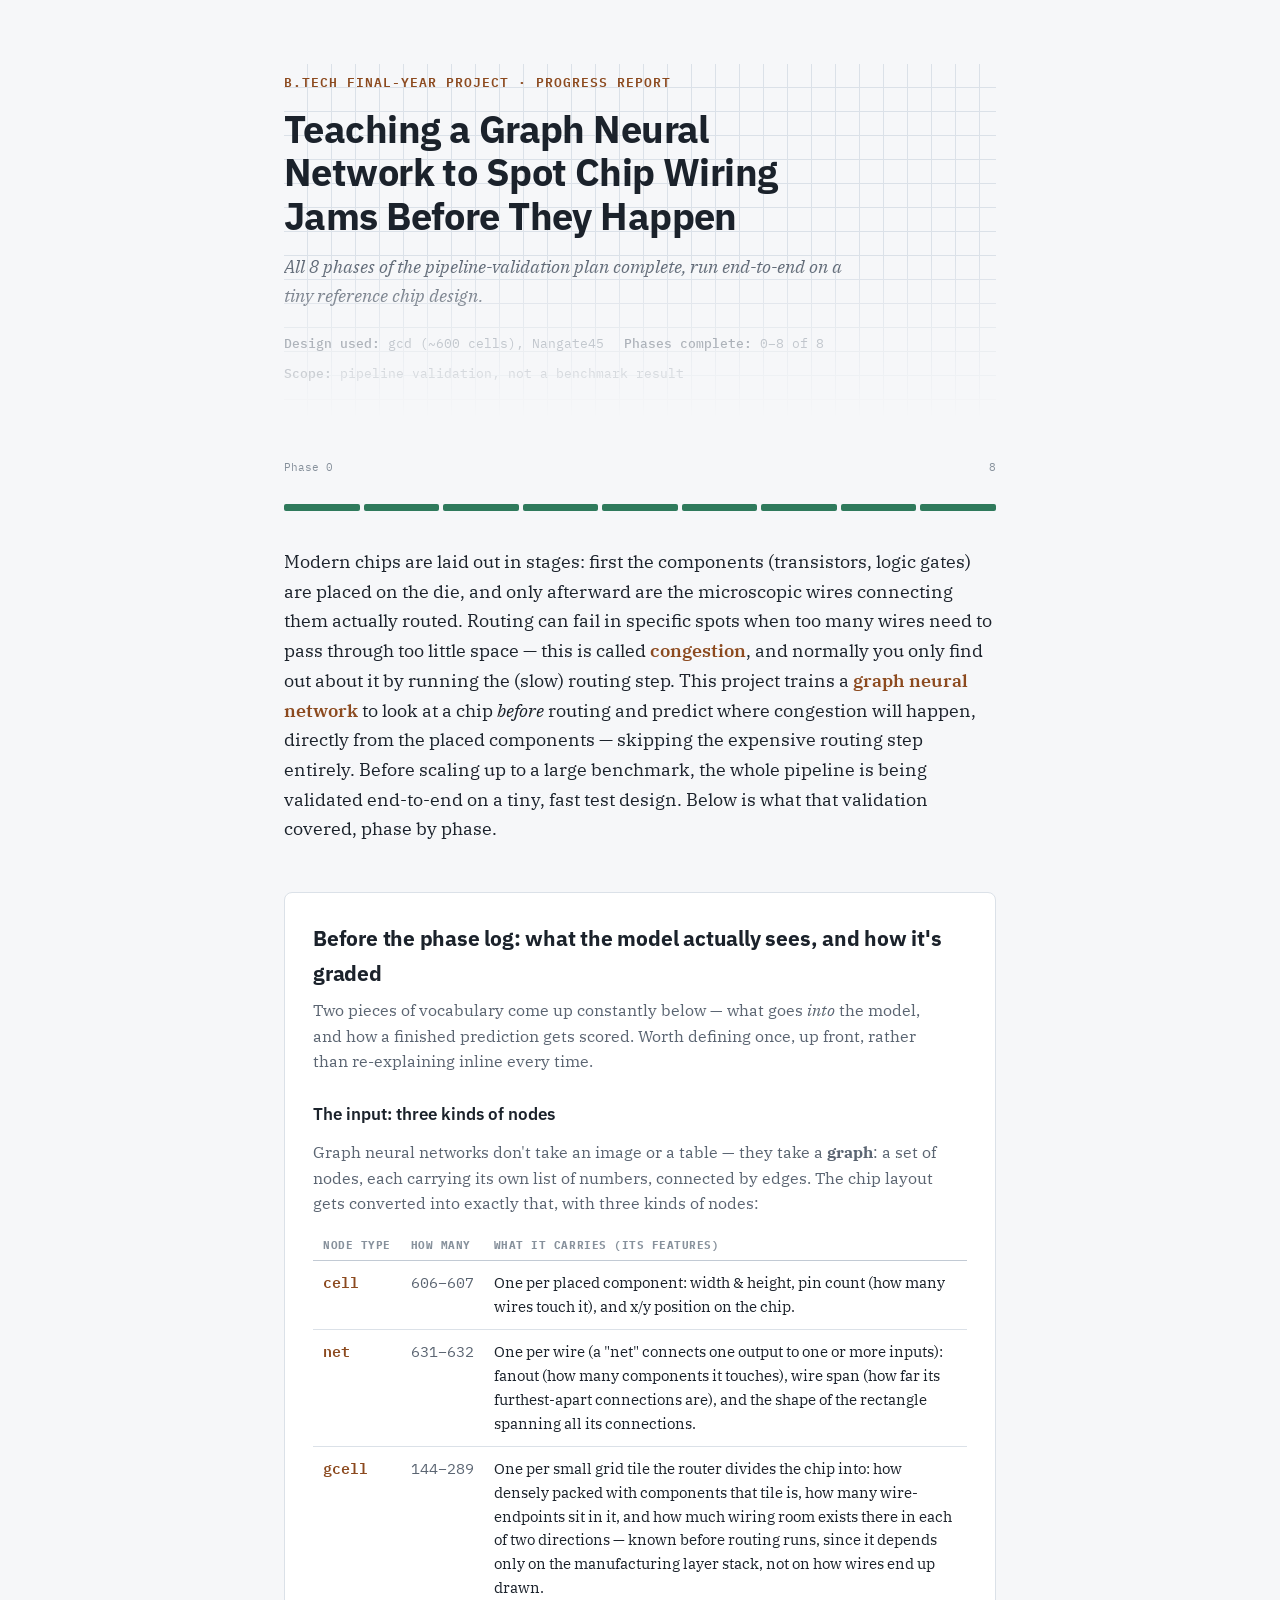
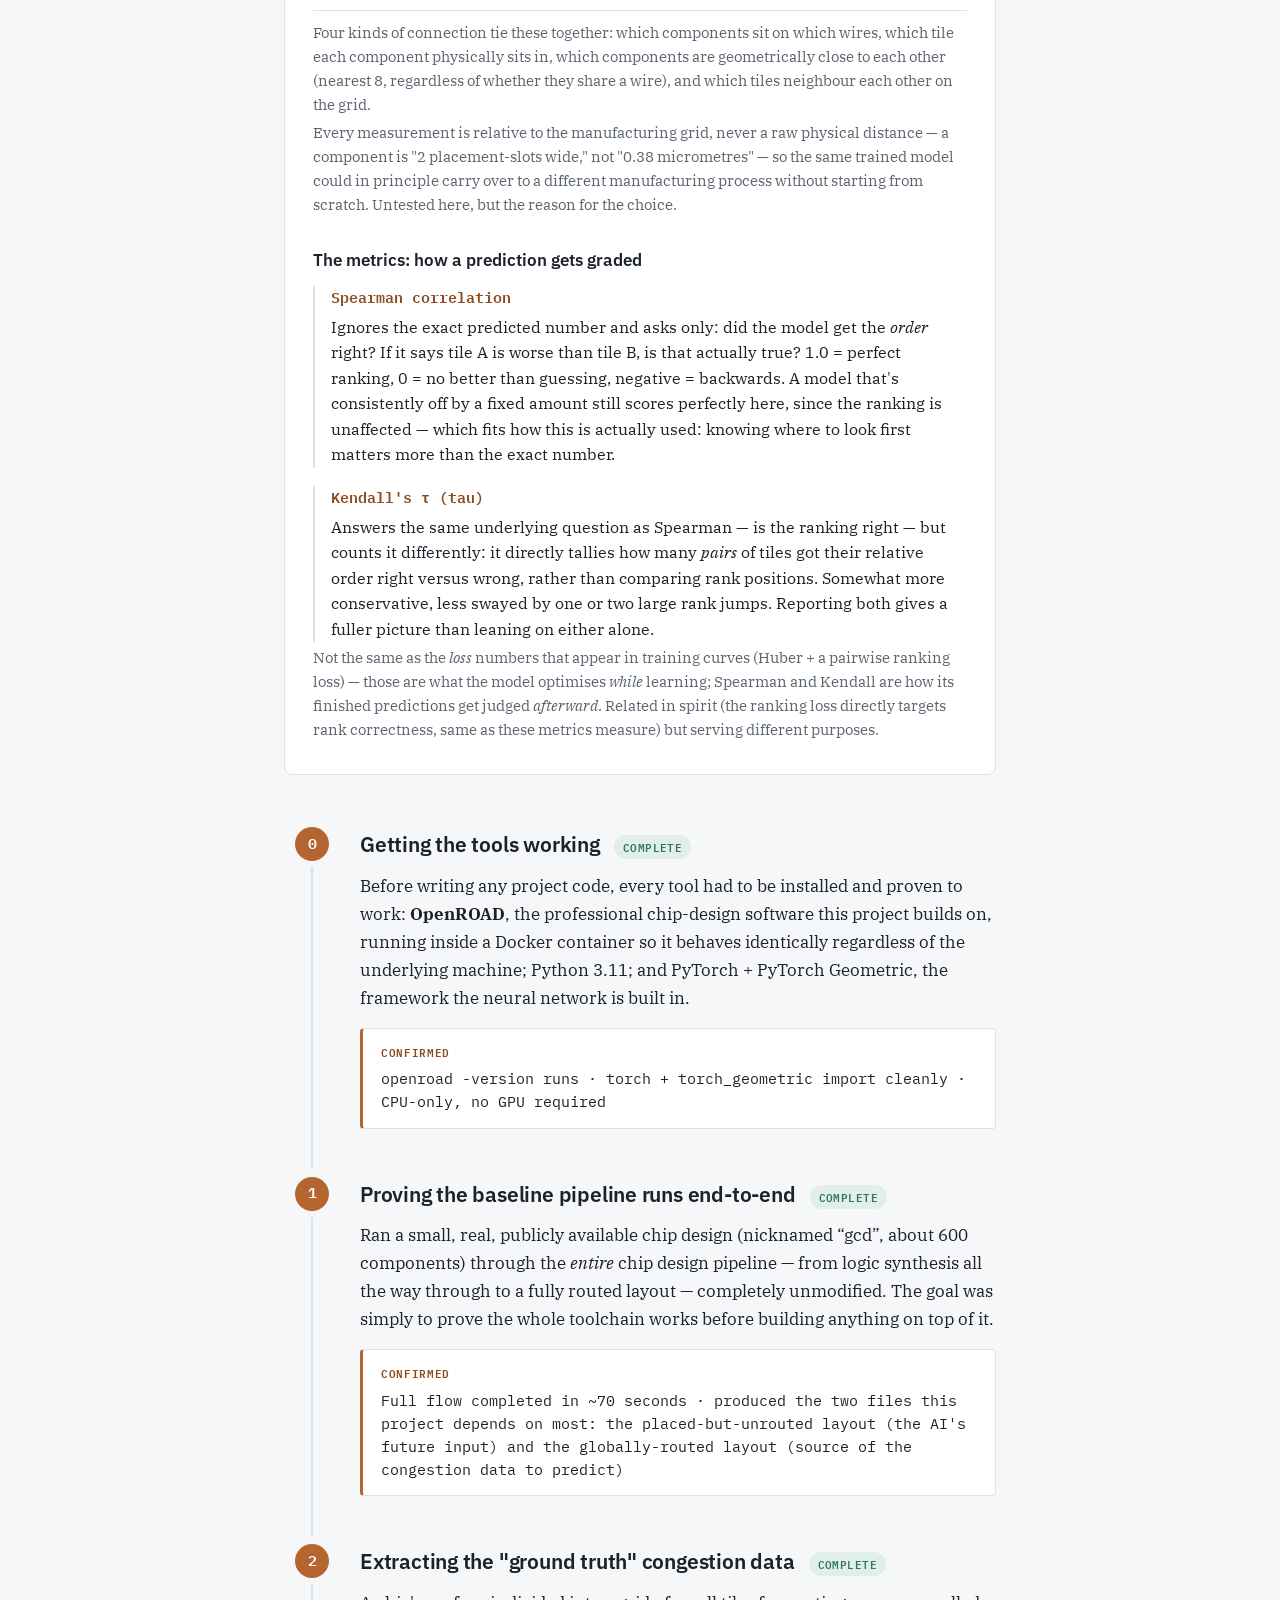
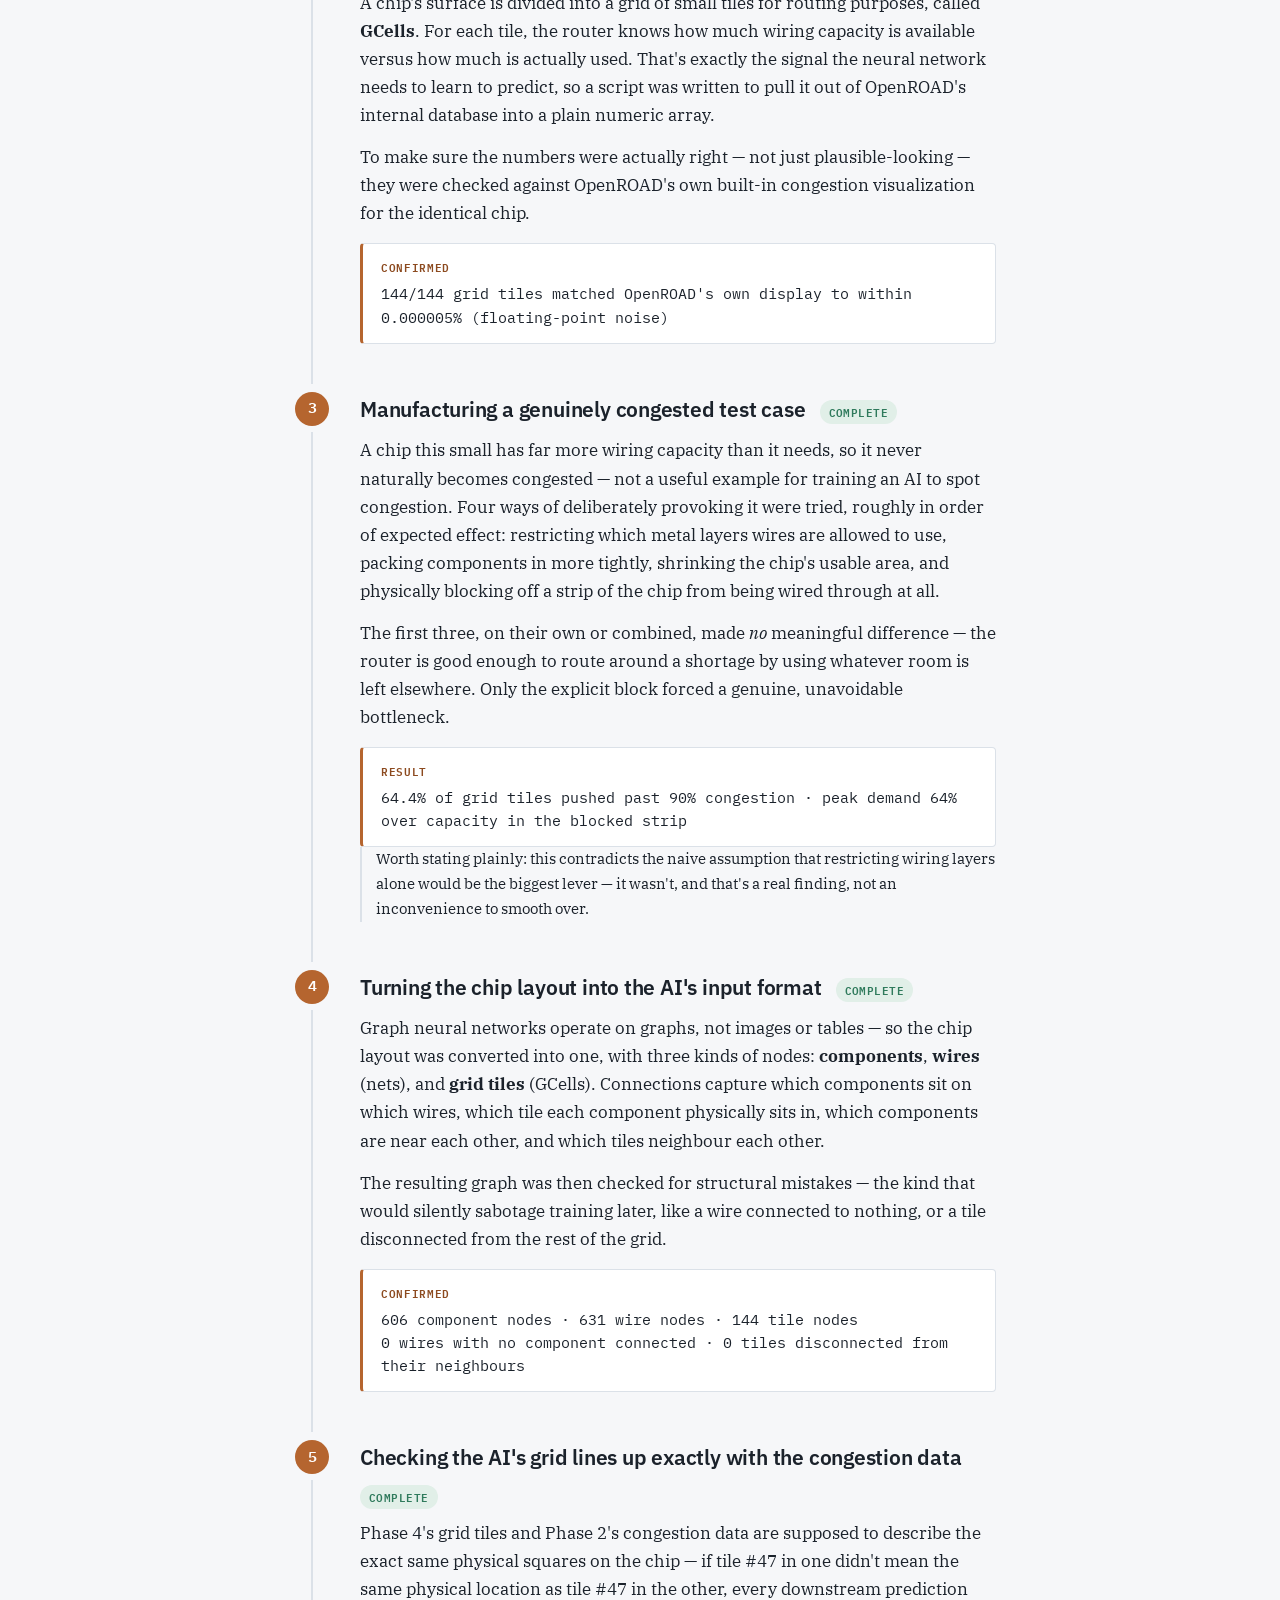
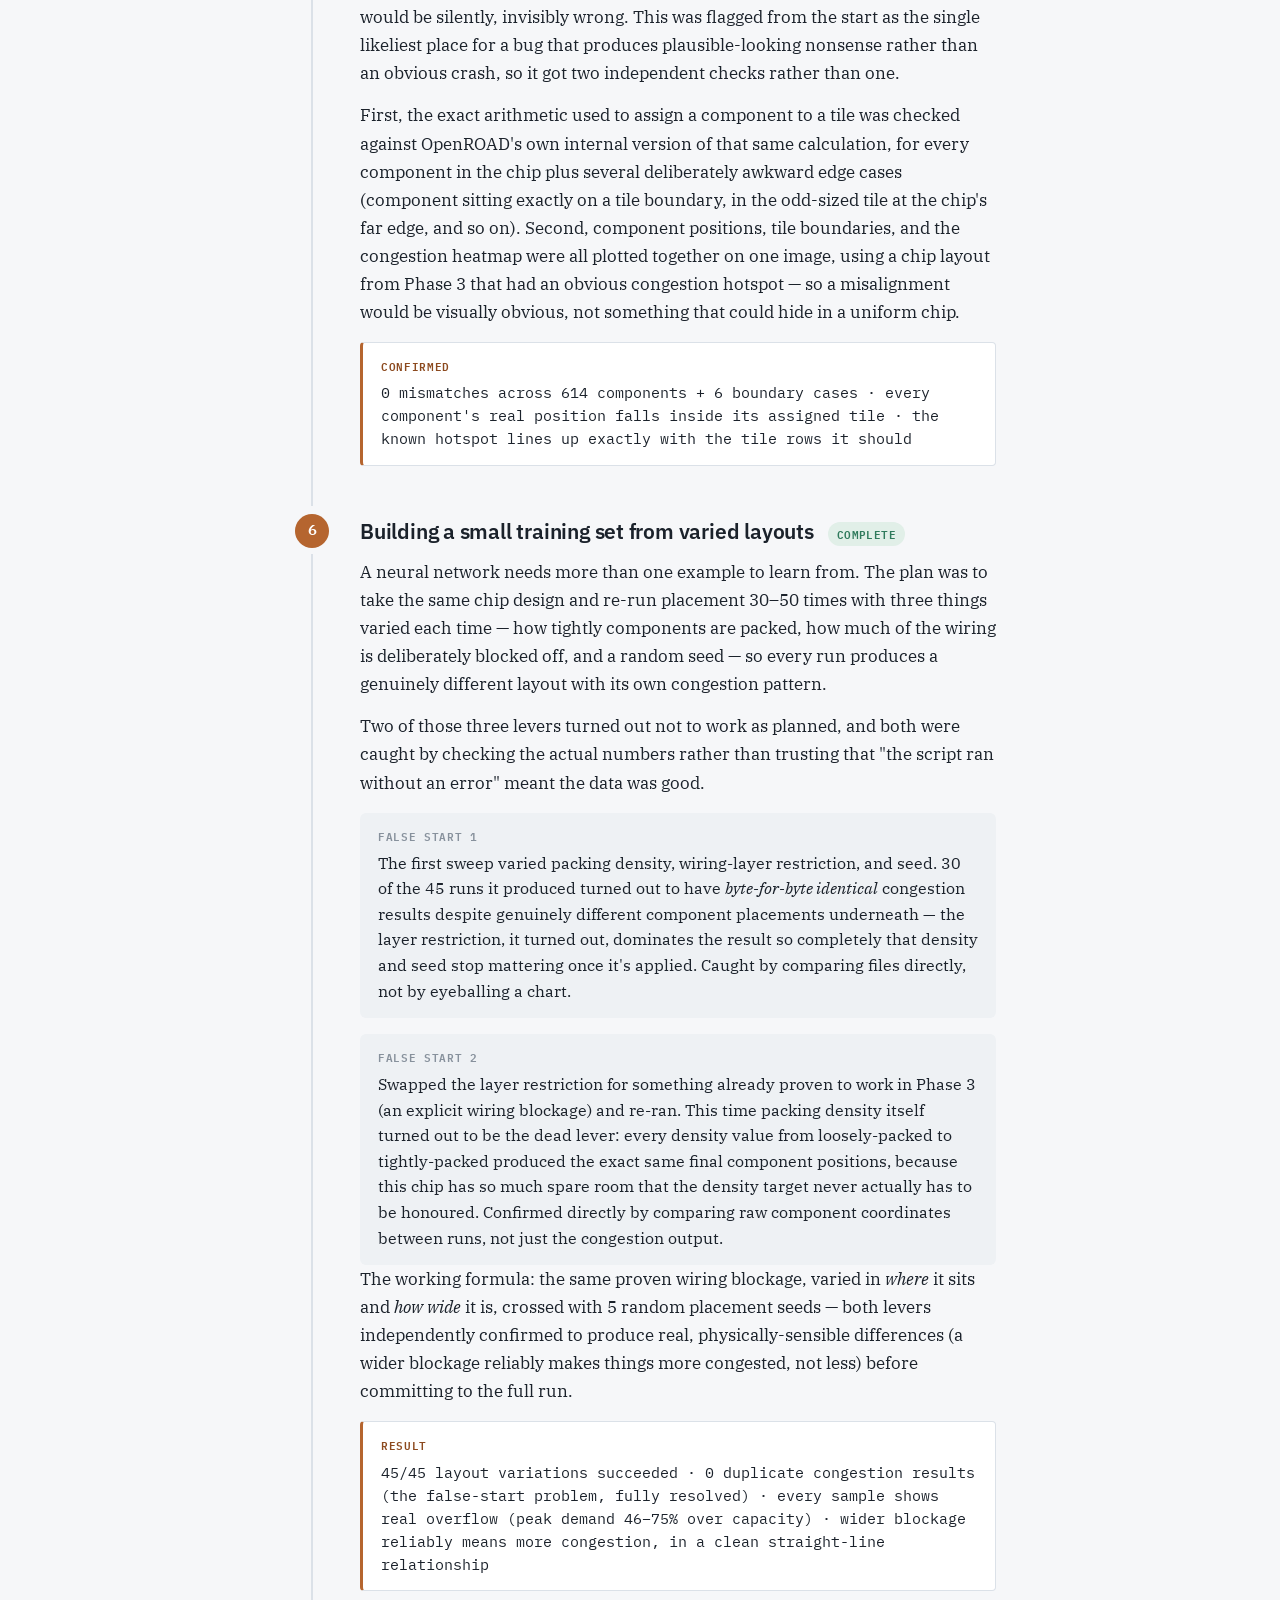
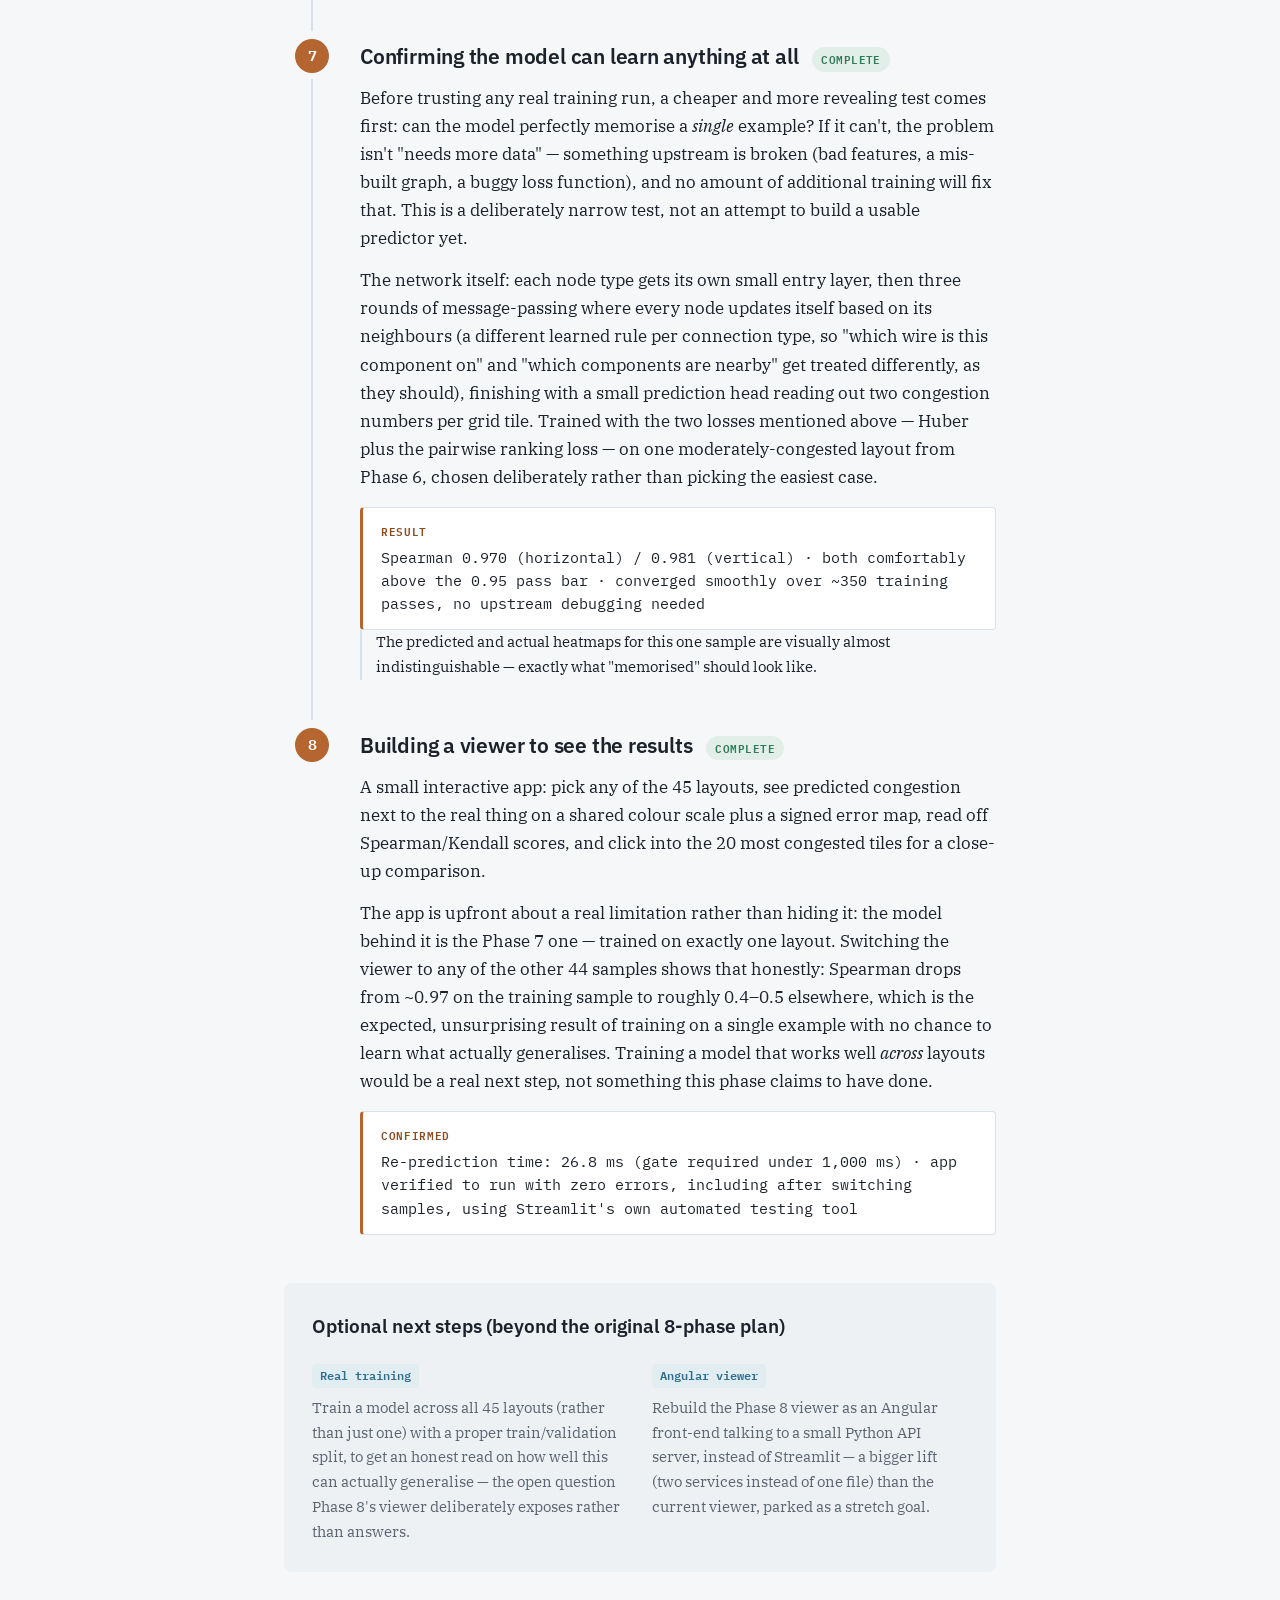
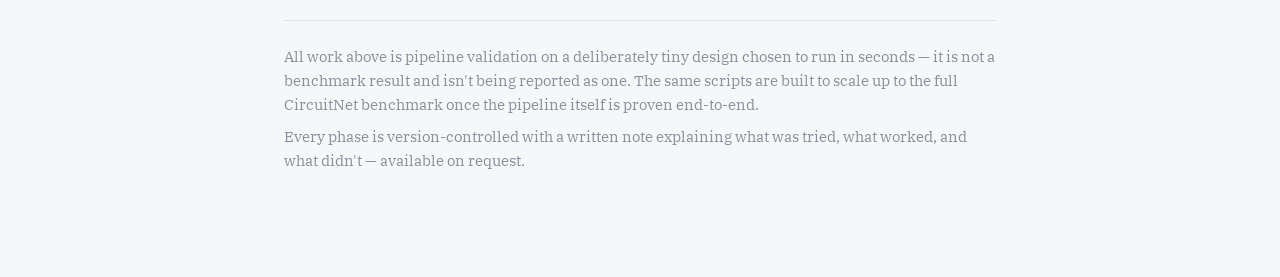
<file: progress-report.html>
<!DOCTYPE html>
<html lang="en">
<head>
<meta charset="UTF-8">
<meta name="viewport" content="width=device-width, initial-scale=1.0">
<title>Congestion GNN Progress</title>
<link rel="stylesheet" href="https://fonts.googleapis.com/css2?family=IBM+Plex+Sans:wght@400;500;600;700&family=IBM+Plex+Serif:ital,wght@0,400;0,500;0,600;1,400&family=IBM+Plex+Mono:wght@400;500;600&display=swap">
<style>
  :root {
    --bg: #F6F7F9;
    --surface: #FFFFFF;
    --surface-sunken: #EEF1F4;
    --text: #1B222B;
    --text-muted: #5B6572;
    --text-faint: #87919C;
    --border: #DBE1E8;
    --border-strong: #C2CAD4;
    --accent: #B5652F;
    --accent-ink: #8C4A1F;
    --accent-tint: #F3E4D8;
    --good: #2F7A5C;
    --good-tint: #E1EFE8;
    --info: #2E6E8E;
    --info-tint: #E2EDF2;
    --font-display: 'IBM Plex Sans', 'Segoe UI', system-ui, sans-serif;
    --font-body: 'IBM Plex Serif', Georgia, 'Times New Roman', serif;
    --font-mono: 'IBM Plex Mono', 'Consolas', monospace;
  }

  @media (prefers-color-scheme: dark) {
    :root:not([data-theme="light"]) {
      --bg: #10141A;
      --surface: #171C24;
      --surface-sunken: #10141A;
      --text: #E4E8ED;
      --text-muted: #9AA5B1;
      --text-faint: #6B7480;
      --border: #2A313C;
      --border-strong: #3A4350;
      --accent: #E08A4E;
      --accent-ink: #F0A876;
      --accent-tint: #33241A;
      --good: #4FAE87;
      --good-tint: #1B2E27;
      --info: #6FB4D6;
      --info-tint: #17262E;
    }
  }

  :root[data-theme="dark"] {
    --bg: #10141A;
    --surface: #171C24;
    --surface-sunken: #10141A;
    --text: #E4E8ED;
    --text-muted: #9AA5B1;
    --text-faint: #6B7480;
    --border: #2A313C;
    --border-strong: #3A4350;
    --accent: #E08A4E;
    --accent-ink: #F0A876;
    --accent-tint: #33241A;
    --good: #4FAE87;
    --good-tint: #1B2E27;
    --info: #6FB4D6;
    --info-tint: #17262E;
  }

  * { box-sizing: border-box; }

  body {
    margin: 0;
    background: var(--bg);
    color: var(--text);
    font-family: var(--font-body);
    font-size: 17px;
    line-height: 1.65;
    -webkit-font-smoothing: antialiased;
  }

  .page {
    max-width: 760px;
    margin: 0 auto;
    padding: 64px 24px 96px;
  }

  /* ---------- Masthead ---------- */

  header.masthead {
    margin-bottom: 40px;
    padding-bottom: 32px;
    border-bottom: 2px solid var(--border-strong);
    background-image:
      linear-gradient(var(--border) 1px, transparent 1px),
      linear-gradient(90deg, var(--border) 1px, transparent 1px);
    background-size: 24px 24px;
    background-position: -1px -1px;
    -webkit-mask-image: linear-gradient(to bottom, black, black 55%, transparent 100%);
            mask-image: linear-gradient(to bottom, black, black 55%, transparent 100%);
    padding-top: 8px;
  }

  .eyebrow {
    font-family: var(--font-mono);
    font-size: 12.5px;
    letter-spacing: 0.08em;
    text-transform: uppercase;
    color: var(--accent-ink);
    font-weight: 600;
    margin: 0 0 14px;
  }

  h1.title {
    font-family: var(--font-display);
    font-weight: 700;
    font-size: clamp(28px, 4.4vw, 38px);
    line-height: 1.15;
    letter-spacing: -0.015em;
    text-wrap: balance;
    margin: 0 0 14px;
    color: var(--text);
  }

  .subtitle {
    font-family: var(--font-body);
    font-style: italic;
    font-size: 18px;
    color: var(--text-muted);
    max-width: 58ch;
    margin: 0 0 22px;
  }

  .meta-row {
    display: flex;
    flex-wrap: wrap;
    gap: 8px 20px;
    font-family: var(--font-mono);
    font-size: 13px;
    color: var(--text-faint);
  }

  .meta-row span b { color: var(--text-muted); font-weight: 500; }

  /* ---------- Progress strip ---------- */

  .strip {
    display: grid;
    grid-template-columns: repeat(9, 1fr);
    gap: 4px;
    margin: 28px 0 6px;
  }

  .strip .seg {
    height: 7px;
    border-radius: 2px;
    background: var(--good);
  }
  .strip .seg.pending {
    background: repeating-linear-gradient(
      45deg, var(--border-strong), var(--border-strong) 3px, transparent 3px, transparent 6px
    );
  }

  .strip-labels {
    display: flex;
    justify-content: space-between;
    font-family: var(--font-mono);
    font-size: 11px;
    color: var(--text-faint);
    margin-bottom: 4px;
  }

  /* ---------- Intro ---------- */

  .intro {
    font-size: 18px;
    color: var(--text);
    margin: 36px 0 48px;
  }
  .intro strong { color: var(--accent-ink); font-weight: 600; }

  /* ---------- Phase sections ---------- */

  section.phase {
    display: grid;
    grid-template-columns: 56px 1fr;
    gap: 4px 20px;
    margin-bottom: 8px;
  }

  .rail {
    display: flex;
    flex-direction: column;
    align-items: center;
  }
  .rail .num {
    font-family: var(--font-mono);
    font-weight: 600;
    font-size: 15px;
    color: var(--surface);
    background: var(--accent);
    width: 34px;
    height: 34px;
    border-radius: 50%;
    display: flex;
    align-items: center;
    justify-content: center;
    flex-shrink: 0;
  }
  .rail .line {
    flex: 1;
    width: 2px;
    background: var(--border);
    margin-top: 6px;
  }
  section.phase:last-of-type .rail .line { display: none; }

  .phase-body { padding-bottom: 40px; }

  .phase-head {
    display: flex;
    align-items: baseline;
    flex-wrap: wrap;
    gap: 10px 14px;
    margin-bottom: 10px;
  }

  h2.phase-title {
    font-family: var(--font-display);
    font-weight: 600;
    font-size: 21px;
    color: var(--text);
    margin: 0;
    letter-spacing: -0.01em;
  }

  .pill {
    font-family: var(--font-mono);
    font-size: 11px;
    font-weight: 600;
    letter-spacing: 0.04em;
    text-transform: uppercase;
    padding: 3px 9px;
    border-radius: 100px;
    background: var(--good-tint);
    color: var(--good);
    white-space: nowrap;
  }
  .pill.progress {
    background: var(--info-tint);
    color: var(--info);
  }

  /* ---------- Detour (false-start narrative) ---------- */

  .detour {
    margin-top: 16px;
    padding: 14px 18px;
    background: var(--surface-sunken);
    border-radius: 6px;
    font-size: 15.5px;
    color: var(--text-muted);
  }
  .detour .detour-label {
    font-family: var(--font-mono);
    font-size: 11px;
    letter-spacing: 0.06em;
    text-transform: uppercase;
    color: var(--text-faint);
    font-weight: 600;
    margin-bottom: 6px;
  }
  .detour p { margin: 0 0 8px; color: var(--text-muted); }
  .detour p:last-child { margin-bottom: 0; }
  .detour code {
    font-family: var(--font-mono);
    font-size: 0.92em;
    background: var(--surface);
    padding: 1px 5px;
    border-radius: 3px;
    border: 1px solid var(--border);
  }

  .phase-body p {
    margin: 0 0 14px;
    color: var(--text);
  }
  .phase-body p:last-of-type { margin-bottom: 0; }

  .result {
    margin-top: 16px;
    padding: 14px 18px;
    background: var(--surface);
    border: 1px solid var(--border);
    border-left: 3px solid var(--accent);
    border-radius: 4px;
  }
  .result .label {
    font-family: var(--font-mono);
    font-size: 11px;
    letter-spacing: 0.06em;
    text-transform: uppercase;
    color: var(--accent-ink);
    font-weight: 600;
    margin-bottom: 6px;
  }
  .result p {
    font-family: var(--font-mono);
    font-size: 14.5px;
    line-height: 1.6;
    color: var(--text);
    margin: 0;
  }

  .aside {
    margin-top: 14px;
    font-size: 15px;
    color: var(--text-muted);
    padding-left: 14px;
    border-left: 2px solid var(--border);
  }

  /* ---------- Concept reference ---------- */

  .concepts {
    margin: 4px 0 52px;
    padding: 28px 28px 32px;
    background: var(--surface);
    border: 1px solid var(--border);
    border-radius: 8px;
  }
  .concepts h2.section-title {
    font-family: var(--font-display);
    font-size: 21px;
    font-weight: 700;
    margin: 0 0 8px;
    letter-spacing: -0.01em;
  }
  .concepts .section-intro {
    color: var(--text-muted);
    font-size: 15.5px;
    margin: 0 0 26px;
    max-width: 62ch;
  }
  .concept-block { margin-bottom: 30px; }
  .concept-block:last-child { margin-bottom: 0; }
  .concept-block h3 {
    font-family: var(--font-display);
    font-size: 16.5px;
    font-weight: 600;
    margin: 0 0 12px;
    color: var(--text);
  }
  .table-scroll { overflow-x: auto; margin-bottom: 10px; }
  .node-table {
    width: 100%;
    min-width: 480px;
    border-collapse: collapse;
    font-size: 14.5px;
  }
  .node-table th {
    font-family: var(--font-mono);
    font-size: 10.5px;
    text-transform: uppercase;
    letter-spacing: 0.05em;
    color: var(--text-faint);
    text-align: left;
    padding: 6px 10px;
    border-bottom: 1px solid var(--border-strong);
    white-space: nowrap;
  }
  .node-table td {
    padding: 10px;
    border-bottom: 1px solid var(--border);
    vertical-align: top;
    color: var(--text);
  }
  .node-table td.type-name {
    font-family: var(--font-mono);
    font-weight: 600;
    color: var(--accent-ink);
    white-space: nowrap;
  }
  .node-table td.count {
    font-family: var(--font-mono);
    font-variant-numeric: tabular-nums;
    color: var(--text-muted);
    white-space: nowrap;
  }
  .concept-block .note {
    font-size: 14.5px;
    color: var(--text-muted);
    margin: 4px 0 0;
  }
  dl.metric-defs { margin: 0; }
  .metric-def {
    margin-bottom: 18px;
    padding-left: 16px;
    border-left: 2px solid var(--border);
  }
  .metric-def:last-child { margin-bottom: 0; }
  .metric-def dt {
    font-family: var(--font-mono);
    font-weight: 600;
    color: var(--accent-ink);
    font-size: 15px;
    margin-bottom: 4px;
  }
  .metric-def dd {
    margin: 0;
    color: var(--text);
    font-size: 15.5px;
  }

  /* ---------- Next steps ---------- */

  .next {
    margin-top: 8px;
    padding: 28px 28px 8px;
    background: var(--surface-sunken);
    border-radius: 8px;
  }
  .next h2 {
    font-family: var(--font-display);
    font-size: 19px;
    font-weight: 600;
    margin: 0 0 18px;
  }
  .next-grid {
    display: grid;
    grid-template-columns: 1fr 1fr;
    gap: 18px 24px;
    margin-bottom: 20px;
  }
  @media (max-width: 560px) {
    .next-grid { grid-template-columns: 1fr; }
  }
  .next-item .tag {
    font-family: var(--font-mono);
    font-size: 12px;
    font-weight: 600;
    color: var(--info);
    background: var(--info-tint);
    padding: 2px 8px;
    border-radius: 4px;
    display: inline-block;
    margin-bottom: 8px;
  }
  .next-item p {
    margin: 0;
    font-size: 15px;
    color: var(--text-muted);
  }

  /* ---------- Footer ---------- */

  footer {
    margin-top: 48px;
    padding-top: 24px;
    border-top: 1px solid var(--border);
    font-size: 14.5px;
    color: var(--text-faint);
  }
  footer p { margin: 0 0 8px; }
</style>
</head>
<body>

<div class="page">

  <header class="masthead">
    <p class="eyebrow">B.Tech Final-Year Project &middot; Progress Report</p>
    <h1 class="title">Teaching a Graph Neural Network to Spot Chip Wiring Jams Before They Happen</h1>
    <p class="subtitle">All 8 phases of the pipeline-validation plan complete, run end-to-end on a tiny reference chip design.</p>
    <div class="meta-row">
      <span><b>Design used:</b> gcd (~600 cells), Nangate45</span>
      <span><b>Phases complete:</b> 0&ndash;8 of 8</span>
      <span><b>Scope:</b> pipeline validation, not a benchmark result</span>
    </div>
  </header>

  <div class="strip-labels"><span>Phase 0</span><span>8</span></div>
  <div class="strip">
    <div class="seg"></div><div class="seg"></div><div class="seg"></div><div class="seg"></div><div class="seg"></div><div class="seg"></div>
    <div class="seg"></div><div class="seg"></div><div class="seg"></div>
  </div>

  <p class="intro">
    Modern chips are laid out in stages: first the components (transistors, logic gates) are placed on the die,
    and only afterward are the microscopic wires connecting them actually routed. Routing can fail in specific
    spots when too many wires need to pass through too little space &mdash; this is called <strong>congestion</strong>,
    and normally you only find out about it by running the (slow) routing step. This project trains a
    <strong>graph neural network</strong> to look at a chip <em>before</em> routing and predict where congestion will
    happen, directly from the placed components &mdash; skipping the expensive routing step entirely. Before scaling up
    to a large benchmark, the whole pipeline is being validated end-to-end on a tiny, fast test design. Below is
    what that validation covered, phase by phase.
  </p>

  <div class="concepts">
    <h2 class="section-title">Before the phase log: what the model actually sees, and how it's graded</h2>
    <p class="section-intro">
      Two pieces of vocabulary come up constantly below &mdash; what goes <em>into</em> the model, and how a
      finished prediction gets scored. Worth defining once, up front, rather than re-explaining inline every time.
    </p>

    <div class="concept-block">
      <h3>The input: three kinds of nodes</h3>
      <p style="font-size:15.5px; color:var(--text-muted); margin:0 0 14px;">
        Graph neural networks don't take an image or a table &mdash; they take a <strong>graph</strong>: a set of
        nodes, each carrying its own list of numbers, connected by edges. The chip layout gets converted into
        exactly that, with three kinds of nodes:
      </p>
      <div class="table-scroll">
        <table class="node-table">
          <thead>
            <tr><th>Node type</th><th>How many</th><th>What it carries (its features)</th></tr>
          </thead>
          <tbody>
            <tr>
              <td class="type-name">cell</td>
              <td class="count">606&ndash;607</td>
              <td>One per placed component: width &amp; height, pin count (how many wires touch it), and x/y
                position on the chip.</td>
            </tr>
            <tr>
              <td class="type-name">net</td>
              <td class="count">631&ndash;632</td>
              <td>One per wire (a "net" connects one output to one or more inputs): fanout (how many components it
                touches), wire span (how far its furthest-apart connections are), and the shape of the rectangle
                spanning all its connections.</td>
            </tr>
            <tr>
              <td class="type-name">gcell</td>
              <td class="count">144&ndash;289</td>
              <td>One per small grid tile the router divides the chip into: how densely packed with components
                that tile is, how many wire-endpoints sit in it, and how much wiring room exists there in each of
                two directions &mdash; known before routing runs, since it depends only on the manufacturing
                layer stack, not on how wires end up drawn.</td>
            </tr>
          </tbody>
        </table>
      </div>
      <p class="note">
        Four kinds of connection tie these together: which components sit on which wires, which tile each
        component physically sits in, which components are geometrically close to each other (nearest 8,
        regardless of whether they share a wire), and which tiles neighbour each other on the grid.
      </p>
      <p class="note">
        Every measurement is relative to the manufacturing grid, never a raw physical distance &mdash; a component
        is "2 placement-slots wide," not "0.38 micrometres" &mdash; so the same trained model could in principle
        carry over to a different manufacturing process without starting from scratch. Untested here, but the
        reason for the choice.
      </p>
    </div>

    <div class="concept-block">
      <h3>The metrics: how a prediction gets graded</h3>
      <dl class="metric-defs">
        <div class="metric-def">
          <dt>Spearman correlation</dt>
          <dd>Ignores the exact predicted number and asks only: did the model get the <em>order</em> right? If it
            says tile A is worse than tile B, is that actually true? 1.0 = perfect ranking, 0 = no better than
            guessing, negative = backwards. A model that's consistently off by a fixed amount still scores
            perfectly here, since the ranking is unaffected &mdash; which fits how this is actually used: knowing
            where to look first matters more than the exact number.</dd>
        </div>
        <div class="metric-def">
          <dt>Kendall's &tau; (tau)</dt>
          <dd>Answers the same underlying question as Spearman &mdash; is the ranking right &mdash; but counts it
            differently: it directly tallies how many <em>pairs</em> of tiles got their relative order right
            versus wrong, rather than comparing rank positions. Somewhat more conservative, less swayed by one or
            two large rank jumps. Reporting both gives a fuller picture than leaning on either alone.</dd>
        </div>
      </dl>
      <p class="note">
        Not the same as the <em>loss</em> numbers that appear in training curves (Huber + a pairwise ranking
        loss) &mdash; those are what the model optimises <em>while</em> learning; Spearman and Kendall are how its
        finished predictions get judged <em>afterward</em>. Related in spirit (the ranking loss directly targets
        rank correctness, same as these metrics measure) but serving different purposes.
      </p>
    </div>
  </div>

  <!-- PHASE 0 -->
  <section class="phase">
    <div class="rail"><div class="num">0</div><div class="line"></div></div>
    <div class="phase-body">
      <div class="phase-head">
        <h2 class="phase-title">Getting the tools working</h2>
        <span class="pill">Complete</span>
      </div>
      <p>
        Before writing any project code, every tool had to be installed and proven to work: <strong>OpenROAD</strong>,
        the professional chip-design software this project builds on, running inside a Docker container so it
        behaves identically regardless of the underlying machine; Python 3.11; and PyTorch + PyTorch Geometric,
        the framework the neural network is built in.
      </p>
      <div class="result">
        <div class="label">Confirmed</div>
        <p>openroad -version runs &middot; torch + torch_geometric import cleanly &middot; CPU-only, no GPU required</p>
      </div>
    </div>
  </section>

  <!-- PHASE 1 -->
  <section class="phase">
    <div class="rail"><div class="num">1</div><div class="line"></div></div>
    <div class="phase-body">
      <div class="phase-head">
        <h2 class="phase-title">Proving the baseline pipeline runs end-to-end</h2>
        <span class="pill">Complete</span>
      </div>
      <p>
        Ran a small, real, publicly available chip design (nicknamed &ldquo;gcd&rdquo;, about 600 components) through
        the <em>entire</em> chip design pipeline &mdash; from logic synthesis all the way through to a fully routed
        layout &mdash; completely unmodified. The goal was simply to prove the whole toolchain works before building
        anything on top of it.
      </p>
      <div class="result">
        <div class="label">Confirmed</div>
        <p>Full flow completed in ~70 seconds &middot; produced the two files this project depends on most:
        the placed-but-unrouted layout (the AI's future input) and the globally-routed layout (source of the
        congestion data to predict)</p>
      </div>
    </div>
  </section>

  <!-- PHASE 2 -->
  <section class="phase">
    <div class="rail"><div class="num">2</div><div class="line"></div></div>
    <div class="phase-body">
      <div class="phase-head">
        <h2 class="phase-title">Extracting the "ground truth" congestion data</h2>
        <span class="pill">Complete</span>
      </div>
      <p>
        A chip's surface is divided into a grid of small tiles for routing purposes, called <strong>GCells</strong>.
        For each tile, the router knows how much wiring capacity is available versus how much is actually used.
        That's exactly the signal the neural network needs to learn to predict, so a script was written to pull it
        out of OpenROAD's internal database into a plain numeric array.
      </p>
      <p>
        To make sure the numbers were actually right &mdash; not just plausible-looking &mdash; they were checked
        against OpenROAD's own built-in congestion visualization for the identical chip.
      </p>
      <div class="result">
        <div class="label">Confirmed</div>
        <p>144/144 grid tiles matched OpenROAD's own display to within 0.000005% (floating-point noise)</p>
      </div>
    </div>
  </section>

  <!-- PHASE 3 -->
  <section class="phase">
    <div class="rail"><div class="num">3</div><div class="line"></div></div>
    <div class="phase-body">
      <div class="phase-head">
        <h2 class="phase-title">Manufacturing a genuinely congested test case</h2>
        <span class="pill">Complete</span>
      </div>
      <p>
        A chip this small has far more wiring capacity than it needs, so it never naturally becomes congested &mdash;
        not a useful example for training an AI to spot congestion. Four ways of deliberately provoking it were
        tried, roughly in order of expected effect: restricting which metal layers wires are allowed to use,
        packing components in more tightly, shrinking the chip's usable area, and physically blocking off a strip
        of the chip from being wired through at all.
      </p>
      <p>
        The first three, on their own or combined, made <em>no</em> meaningful difference &mdash; the router is good
        enough to route around a shortage by using whatever room is left elsewhere. Only the explicit block forced
        a genuine, unavoidable bottleneck.
      </p>
      <div class="result">
        <div class="label">Result</div>
        <p>64.4% of grid tiles pushed past 90% congestion &middot; peak demand 64% over capacity in the blocked strip</p>
      </div>
      <p class="aside">Worth stating plainly: this contradicts the naive assumption that restricting wiring layers alone would be the biggest lever &mdash; it wasn't, and that's a real finding, not an inconvenience to smooth over.</p>
    </div>
  </section>

  <!-- PHASE 4 -->
  <section class="phase">
    <div class="rail"><div class="num">4</div><div class="line"></div></div>
    <div class="phase-body">
      <div class="phase-head">
        <h2 class="phase-title">Turning the chip layout into the AI's input format</h2>
        <span class="pill">Complete</span>
      </div>
      <p>
        Graph neural networks operate on graphs, not images or tables &mdash; so the chip layout was converted into
        one, with three kinds of nodes: <strong>components</strong>, <strong>wires</strong> (nets), and
        <strong>grid tiles</strong> (GCells). Connections capture which components sit on which wires, which tile
        each component physically sits in, which components are near each other, and which tiles neighbour each
        other.
      </p>
      <p>
        The resulting graph was then checked for structural mistakes &mdash; the kind that would silently sabotage
        training later, like a wire connected to nothing, or a tile disconnected from the rest of the grid.
      </p>
      <div class="result">
        <div class="label">Confirmed</div>
        <p>606 component nodes &middot; 631 wire nodes &middot; 144 tile nodes<br>
        0 wires with no component connected &middot; 0 tiles disconnected from their neighbours</p>
      </div>
    </div>
  </section>

  <!-- PHASE 5 -->
  <section class="phase">
    <div class="rail"><div class="num">5</div><div class="line"></div></div>
    <div class="phase-body">
      <div class="phase-head">
        <h2 class="phase-title">Checking the AI's grid lines up exactly with the congestion data</h2>
        <span class="pill">Complete</span>
      </div>
      <p>
        Phase 4's grid tiles and Phase 2's congestion data are supposed to describe the exact same physical
        squares on the chip &mdash; if tile #47 in one didn't mean the same physical location as tile #47 in the
        other, every downstream prediction would be silently, invisibly wrong. This was flagged from the start as
        the single likeliest place for a bug that produces plausible-looking nonsense rather than an obvious
        crash, so it got two independent checks rather than one.
      </p>
      <p>
        First, the exact arithmetic used to assign a component to a tile was checked against OpenROAD's own
        internal version of that same calculation, for every component in the chip plus several deliberately
        awkward edge cases (component sitting exactly on a tile boundary, in the odd-sized tile at the chip's
        far edge, and so on). Second, component positions, tile boundaries, and the congestion heatmap were all
        plotted together on one image, using a chip layout from Phase 3 that had an obvious congestion hotspot
        &mdash; so a misalignment would be visually obvious, not something that could hide in a uniform chip.
      </p>
      <div class="result">
        <div class="label">Confirmed</div>
        <p>0 mismatches across 614 components + 6 boundary cases &middot; every component's real position falls inside its assigned tile &middot; the known hotspot lines up exactly with the tile rows it should</p>
      </div>
    </div>
  </section>

  <!-- PHASE 6 -->
  <section class="phase">
    <div class="rail"><div class="num">6</div><div class="line"></div></div>
    <div class="phase-body">
      <div class="phase-head">
        <h2 class="phase-title">Building a small training set from varied layouts</h2>
        <span class="pill">Complete</span>
      </div>
      <p>
        A neural network needs more than one example to learn from. The plan was to take the same chip design and
        re-run placement 30&ndash;50 times with three things varied each time &mdash; how tightly components are
        packed, how much of the wiring is deliberately blocked off, and a random seed &mdash; so every run produces
        a genuinely different layout with its own congestion pattern.
      </p>
      <p>
        Two of those three levers turned out not to work as planned, and both were caught by checking the actual
        numbers rather than trusting that "the script ran without an error" meant the data was good.
      </p>
      <div class="detour">
        <div class="detour-label">False start 1</div>
        <p>The first sweep varied packing density, wiring-layer restriction, and seed. 30 of the 45 runs it
        produced turned out to have <em>byte-for-byte identical</em> congestion results despite genuinely
        different component placements underneath &mdash; the layer restriction, it turned out, dominates the
        result so completely that density and seed stop mattering once it's applied. Caught by comparing files
        directly, not by eyeballing a chart.</p>
      </div>
      <div class="detour">
        <div class="detour-label">False start 2</div>
        <p>Swapped the layer restriction for something already proven to work in Phase 3 (an explicit wiring
        blockage) and re-ran. This time packing density itself turned out to be the dead lever: every density
        value from loosely-packed to tightly-packed produced the exact same final component positions, because
        this chip has so much spare room that the density target never actually has to be honoured. Confirmed
        directly by comparing raw component coordinates between runs, not just the congestion output.</p>
      </div>
      <p>
        The working formula: the same proven wiring blockage, varied in <em>where</em> it sits and <em>how
        wide</em> it is, crossed with 5 random placement seeds &mdash; both levers independently confirmed to
        produce real, physically-sensible differences (a wider blockage reliably makes things more congested, not
        less) before committing to the full run.
      </p>
      <div class="result">
        <div class="label">Result</div>
        <p>45/45 layout variations succeeded &middot; 0 duplicate congestion results (the false-start problem, fully resolved) &middot; every sample shows real overflow (peak demand 46&ndash;75% over capacity) &middot; wider blockage reliably means more congestion, in a clean straight-line relationship</p>
      </div>
    </div>
  </section>

  <!-- PHASE 7 -->
  <section class="phase">
    <div class="rail"><div class="num">7</div><div class="line"></div></div>
    <div class="phase-body">
      <div class="phase-head">
        <h2 class="phase-title">Confirming the model can learn anything at all</h2>
        <span class="pill">Complete</span>
      </div>
      <p>
        Before trusting any real training run, a cheaper and more revealing test comes first: can the model
        perfectly memorise a <em>single</em> example? If it can't, the problem isn't "needs more data" &mdash;
        something upstream is broken (bad features, a mis-built graph, a buggy loss function), and no amount of
        additional training will fix that. This is a deliberately narrow test, not an attempt to build a usable
        predictor yet.
      </p>
      <p>
        The network itself: each node type gets its own small entry layer, then three rounds of message-passing
        where every node updates itself based on its neighbours (a different learned rule per connection type, so
        "which wire is this component on" and "which components are nearby" get treated differently, as they
        should), finishing with a small prediction head reading out two congestion numbers per grid tile. Trained
        with the two losses mentioned above &mdash; Huber plus the pairwise ranking loss &mdash; on one
        moderately-congested layout from Phase 6, chosen deliberately rather than picking the easiest case.
      </p>
      <div class="result">
        <div class="label">Result</div>
        <p>Spearman 0.970 (horizontal) / 0.981 (vertical) &middot; both comfortably above the 0.95 pass bar &middot; converged smoothly over ~350 training passes, no upstream debugging needed</p>
      </div>
      <p class="aside">The predicted and actual heatmaps for this one sample are visually almost indistinguishable &mdash; exactly what "memorised" should look like.</p>
    </div>
  </section>

  <!-- PHASE 8 -->
  <section class="phase">
    <div class="rail"><div class="num">8</div></div>
    <div class="phase-body">
      <div class="phase-head">
        <h2 class="phase-title">Building a viewer to see the results</h2>
        <span class="pill">Complete</span>
      </div>
      <p>
        A small interactive app: pick any of the 45 layouts, see predicted congestion next to the real thing on a
        shared colour scale plus a signed error map, read off Spearman/Kendall scores, and click into the 20 most
        congested tiles for a close-up comparison.
      </p>
      <p>
        The app is upfront about a real limitation rather than hiding it: the model behind it is the Phase 7
        one &mdash; trained on exactly one layout. Switching the viewer to any of the other 44 samples shows
        that honestly: Spearman drops from ~0.97 on the training sample to roughly 0.4&ndash;0.5 elsewhere, which
        is the expected, unsurprising result of training on a single example with no chance to learn what
        actually generalises. Training a model that works well <em>across</em> layouts would be a real next step,
        not something this phase claims to have done.
      </p>
      <div class="result">
        <div class="label">Confirmed</div>
        <p>Re-prediction time: 26.8&nbsp;ms (gate required under 1,000&nbsp;ms) &middot; app verified to run with zero errors, including after switching samples, using Streamlit's own automated testing tool</p>
      </div>
    </div>
  </section>

  <div class="next">
    <h2>Optional next steps (beyond the original 8-phase plan)</h2>
    <div class="next-grid">
      <div class="next-item">
        <span class="tag">Real training</span>
        <p>Train a model across all 45 layouts (rather than just one) with a proper train/validation split, to
        get an honest read on how well this can actually generalise &mdash; the open question Phase 8's viewer
        deliberately exposes rather than answers.</p>
      </div>
      <div class="next-item">
        <span class="tag">Angular viewer</span>
        <p>Rebuild the Phase 8 viewer as an Angular front-end talking to a small Python API server, instead of
        Streamlit &mdash; a bigger lift (two services instead of one file) than the current viewer, parked as a
        stretch goal.</p>
      </div>
    </div>
  </div>

  <footer>
    <p>All work above is pipeline validation on a deliberately tiny design chosen to run in seconds &mdash; it is not
    a benchmark result and isn't being reported as one. The same scripts are built to scale up to the full
    CircuitNet benchmark once the pipeline itself is proven end-to-end.</p>
    <p>Every phase is version-controlled with a written note explaining what was tried, what worked, and what
    didn't &mdash; available on request.</p>
  </footer>

</div>
</body>
</html>
</file>
